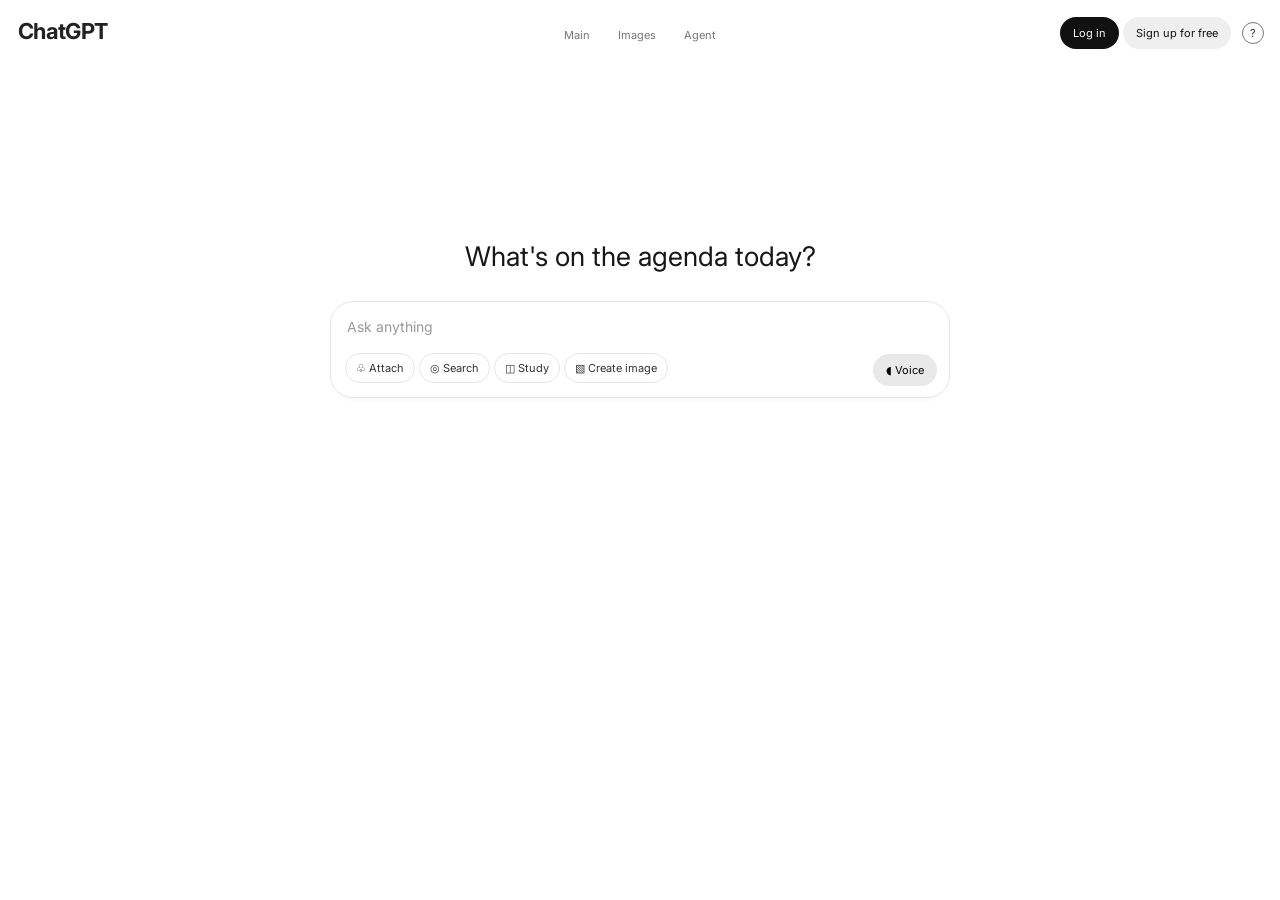
<file: html/index.html>
<!DOCTYPE html>
<html lang="en">

<head>
    <meta charset="UTF-8">
    <meta name="viewport" content="width=device-width, initial-scale=1.0">
    <title>ChatGPT - Main</title>
    <link rel="preconnect" href="https://fonts.googleapis.com">
    <link rel="preconnect" href="https://fonts.gstatic.com" crossorigin>
    <link href="https://fonts.googleapis.com/css2?family=Inter:wght@400;500;600;700&display=swap" rel="stylesheet">
    <link rel="stylesheet" href="../style/index.css">
</head>

<body>
    <header class="top-bar">
        <a class="logo" href="index.html">ChatGPT</a>


        <nav class="navigation" aria-label="Main navigation">
            <a href="index.html">Main</a>
            <a href="images.html">Images</a>
            <a href="agent.html">Agent</a>
        </nav>


        <section class="account-actions" aria-label="Account">
            <button type="button" class="login">Log in</button>
            <button type="button" class="signup">Sign up for free</button>
            <button type="button" class="help" aria-label="Help">?</button>
        </section>
    </header>

    <main class="main-content">
        <h1>What's on the agenda today?</h1>

        <form class="chat-box" method="get">
            <label for="prompt" class="visually-hidden">Your message</label>
            <input type="text" id="prompt" name="prompt" placeholder="Ask anything">

            <section class="tools" aria-label="Chat tools">
                <button type="button">♧ Attach</button>
                <button type="button">◎ Search</button>
                <button type="button">◫ Study</button>
                <a class="tool-link" href="images.html">▧ Create image</a>
            </section>

            <button class="voice" type="button">◖ Voice</button>
        </form>
    </main>
</body>

</html>
</file>
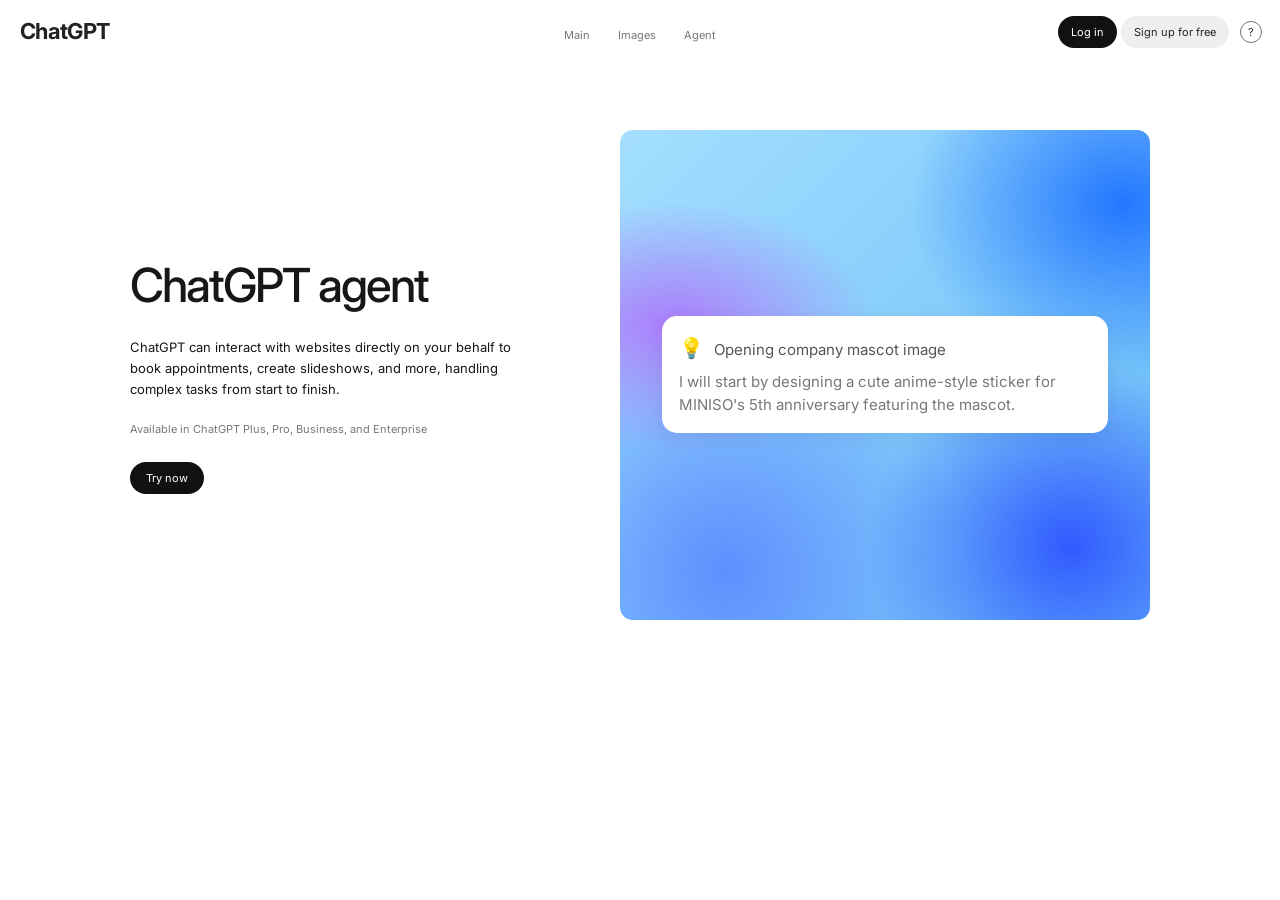
<file: html/agent.html>
<!DOCTYPE html>
<html lang="en">

<head>
    <meta charset="UTF-8">
    <meta name="viewport" content="width=device-width, initial-scale=1.0">
    <title>ChatGPT Agent</title>
    <link rel="preconnect" href="https://fonts.googleapis.com">
    <link rel="preconnect" href="https://fonts.gstatic.com" crossorigin>
    <link href="https://fonts.googleapis.com/css2?family=Inter:wght@400;500;600;700&display=swap" rel="stylesheet">
    <link rel="stylesheet" href="../style/agent.css">
</head>

<body>
    <header class="top-bar">
        <a class="logo" href="index.html">ChatGPT </a>


        <nav class="navigation" aria-label="Main navigation">
            <a href="index.html">Main</a>
            <a href="images.html">Images</a>
            <a href="agent.html">Agent</a>
        </nav>


        <section class="account-actions" aria-label="Account">
            <button type="button" class="login">Log in</button>
            <button type="button" class="signup">Sign up for free</button>
            <button type="button" class="help" aria-label="Help">?</button>
        </section>
    </header>

    <main class="agent-content">
        <section class="agent-text">
            <h1>ChatGPT agent</h1>

            <p class="description">
                ChatGPT can interact with websites directly on your behalf to
                book appointments, create slideshows, and more, handling
                complex tasks from start to finish.
            </p>

            <p class="availability">
                Available in ChatGPT Plus, Pro, Business, and Enterprise
            </p>

            <button type="button" class="try-button">Try now</button>
        </section>

        <section class="agent-illustration" aria-label="Agent illustration">
            <article class="message-box">
                <p class="message-title">
                    <span class="bulb" aria-hidden="true">💡</span> Opening company mascot image
                </p>
                <p>
                    I will start by designing a cute anime-style sticker for
                    MINISO's 5th anniversary featuring the mascot.
                </p>
            </article>
        </section>
    </main>
</body>

</html>
</file>
<file: style/index.css>
* {
    box-sizing: border-box;
}

body {
    margin: 0;
    font-family: 'Inter', sans-serif;
    background-color: white;
    color: #171717;
}

.top-bar {
    height: 65px;
    padding: 18px 18px;
    position: relative;
}

.logo {
    position: absolute;
    left: 18px;
    top: 18px;
    color: #222;
    text-decoration: none;
    font-size: 22px;
font-weight: 700;
letter-spacing: -0.7px;
}

.logo-icon {
    font-size: 19px;
    margin-right: 6px;
}

.navigation {
    text-align: center;
    padding-top: 5px;
}

.navigation a {
    display: inline-block;
    margin: 0 12px;
    color: #777;
    text-decoration: none;
    font-size: 11px;
}

.navigation a:hover {
    color: black;
}

.account-actions {
    position: absolute;
    right: 16px;
    top: 17px;
}

.account-actions button {
    font-family: inherit;
    cursor: pointer;
    display: inline-block;
    font-size: 11px;
    padding: 8px 12px;
    border: 1px solid transparent;
    border-radius: 25px;
}

.login {
    background-color: #111;
    color: white;
}

.signup {
    color: #111;
    border: 1px solid #ddd;
}

.account-actions .help {
    border: 1px solid #777;
    border-radius: 50%;
    padding: 3px 7px;
    margin-left: 7px;
    color: #333;
    background-color: white;
}

.main-content {
    width: 100%;
    max-width: 650px;
    margin: 175px auto 0;
    padding: 0 15px;
}

h1 {
    text-align: center;
    font-size: 27px;
    font-weight: 400;
    margin-bottom: 28px;
}

.chat-box {
    width: 100%;
    min-height: 90px;
    border: 1px solid #e5e5e5;
    border-radius: 23px;
    padding: 14px;
    position: relative;
    box-shadow: 0 2px 5px #00000008;
}

.chat-box input {
    width: 100%;
    border: none;
    outline: none;
    font-family: inherit;
    font-size: 14px;
    padding: 2px;
}

.chat-box input::placeholder {
    color: #999;
}

.tools {
    margin-top: 16px;
    padding-right: 85px;
}

.tools button,
.tool-link {
    display: inline-block;
    background-color: white;
    border: 1px solid #e5e5e5;
    border-radius: 20px;
    padding: 7px 10px;
    font-family: inherit;
    font-size: 11px;
    color: #333;
    text-decoration: none;
    cursor: pointer;
}

.voice {
    position: absolute;
    right: 12px;
    bottom: 11px;
    border: none;
    background-color: #e9e9e9;
    border-radius: 20px;
    padding: 9px 13px;
    font-family: inherit;
    font-size: 11px;
    cursor: pointer;
}

.visually-hidden {
    position: absolute;
    width: 1px;
    height: 1px;
    overflow: hidden;
    clip-path: inset(50%);
    white-space: nowrap;
}
</file>
<file: style/agent.css>
* {
    box-sizing: border-box;
}

body {
    margin: 0;
    font-family: 'Inter', sans-serif;
    background-color: white;
    color: #171717;
}

.top-bar {
    height: 65px;
    padding: 18px 20px;
    position: relative;
}

.logo {
    position: absolute;
    left: 20px;
    top: 18px;
    color: #222;
    text-decoration: none;
    font-size: 22px;
font-weight: 700;
letter-spacing: -0.7px;
}

.logo-icon {
    font-size: 21px;
    margin-right: 5px;
}

.navigation {
    text-align: center;
    padding-top: 5px;
}

.navigation a {
    display: inline-block;
    margin: 0 12px;
    text-decoration: none;
    color: #777;
    font-size: 11px;
}

.navigation a:hover {
    color: black;
}

.account-actions {
    position: absolute;
    right: 18px;
    top: 16px;
}

.account-actions button {
    font-family: inherit;
    cursor: pointer;
    display: inline-block;
    padding: 8px 12px;
    border-radius: 20px;
    font-size: 11px;
    border: 1px solid transparent;
}

.login {
    background-color: #111;
    color: white;
}

.signup {
    border: 1px solid #ddd;
    color: #222;
}
.account-actions .help {
    border: 1px solid #777;
    border-radius: 50%;
    padding: 3px 7px;
    margin-left: 7px;
    color: #333;
    background-color: white;
}

.agent-content {
    width: 90%;
    max-width: 1020px;
    margin: 65px auto 0;
    font-size: 0;
}

.agent-text {
    display: inline-block;
    width: 48%;
    padding: 0 45px 0 0;
    vertical-align: middle;
    font-size: 14px;
}

.agent-text h1 {
    font-size: 47px;
    font-weight: 500;
    letter-spacing: -2px;
    margin: 0 0 24px;
}

.description {
    font-size: 13px;
    line-height: 1.6;
    max-width: 390px;
    margin-bottom: 22px;
}

.availability {
    font-size: 11px;
    color: #777;
    margin-bottom: 26px;
}

.try-button {
    display: inline-block;
    background-color: #111;
    color: white;
    padding: 9px 16px;
    border: none;
    border-radius: 25px;
    font-family: inherit;
    font-size: 11px;
    cursor: pointer;
}

.agent-illustration {
    display: inline-block;
    width: 52%;
    height: 490px;
    vertical-align: middle;
    position: relative;
    border-radius: 13px;
    background:
        radial-gradient(ellipse at 10% 40%, #ac7cfa 0%, transparent 30%),
        radial-gradient(ellipse at 95% 15%, #2377ff 0%, transparent 30%),
        radial-gradient(ellipse at 85% 85%, #315aff 0%, transparent 32%),
        radial-gradient(ellipse at 20% 90%, #5f8eff 0%, transparent 40%),
        linear-gradient(135deg, #a4dfff, #66bbf7);
}

.message-box {
    position: absolute;
    top: 38%;
    left: 8%;
    width: 84%;
    background-color: white;
    border-radius: 15px;
    padding: 17px;
    box-shadow: 0 5px 20px #00000010;
    font-size: 15px;
}

.message-box p {
    margin: 0;
    color: #777;
    line-height: 1.5;
}

.message-box .message-title {
    color: #555;
    margin-bottom: 8px;
}

.bulb {
    font-size: 20px;
    margin-right: 6px;
}
</file>
